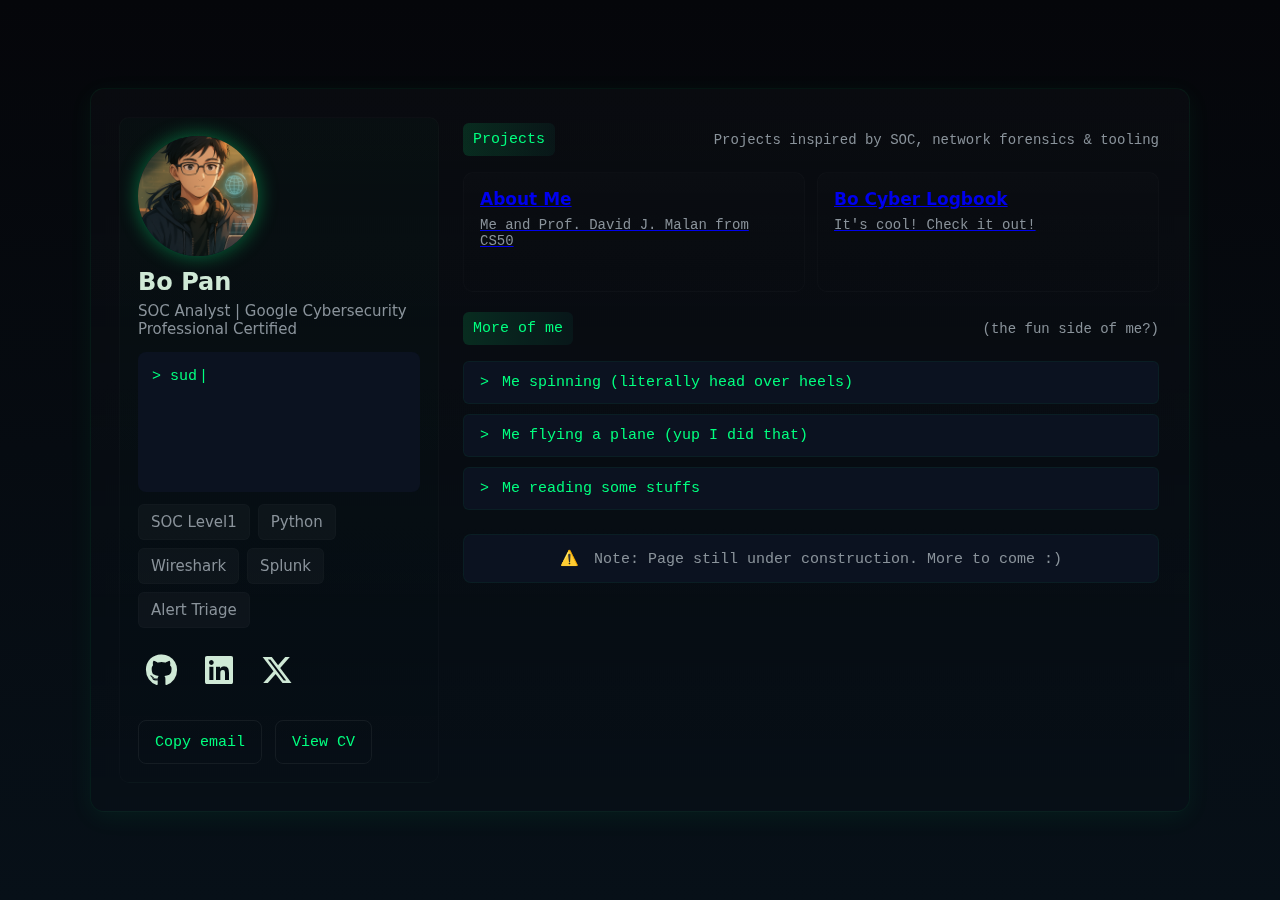
<file: index.html>
<!DOCTYPE html>
<html lang="en">
<head>
  <meta charset="UTF-8">
  <link rel="icon" href="/assets/cat.svg" type="image/svg">
  <meta name="viewport" content="width=device-width, initial-scale=1.0">
  <title>Bo Pan</title>
  <link rel="stylesheet" href="https://cdnjs.cloudflare.com/ajax/libs/font-awesome/6.5.1/css/all.min.css">
  <link rel="stylesheet" href="style.css">
</head>
<body>
  <div class="wrap">
    <div class="card">
      <aside class="left">
        <div class="avatar">
          <img src="/assets/me.png" alt="Bo Pan" id="avatarImg">
        </div>
        <h1>Bo Pan</h1>
        <div class="sub">SOC Analyst | Google Cybersecurity Professional Certified</div>

        <div class="term" id="typingTerminal"></div>

        <div class="skills" aria-label="skills">
          <div class="chip">SOC Level1</div>
          <div class="chip">Python</div>
          <div class="chip">Wireshark</div>
          <div class="chip">Splunk</div>
          <div class="chip">Alert Triage</div>
        </div>

        <div class="socials" aria-label="social links">
          <a href="https://github.com/BoPann" target="_blank" rel="noopener noreferrer">
            <i class="fa-brands fa-github"></i>
          </a>
          <a href="https://www.linkedin.com/in/bopann/" target="_blank" rel="noopener noreferrer">
            <i class="fa-brands fa-linkedin"></i>
          </a>
          <a href="https://x.com/hardcoding0" target="_blank" rel="noopener noreferrer" alt="X here">
            <i class="fa-brands fa-x-twitter"></i>
          </a>
        </div>

        <div style="margin-top: 14px;">
          <button class="btn" onclick="copyEmail()">Copy email</button>
          <button class="btn" onclick="downloadResume()">View CV</button>
        </div>
      </aside>

      <main class="right">
        <div class="header-row">
          <div class="neo">Projects</div>
          <div class="tagline">Projects inspired by SOC, network forensics & tooling</div>
        </div>

        <div class="grid" id="projects">

          <a class="proj" href="https://bopann.github.io/BoPann/index.html">
            <article>
              <h3>About Me</h3>
              <div class="tagline">Me and Prof. David J. Malan from CS50</div>
            </article>
          </a>

          <a class="proj" href="https://bopann.github.io/bo-cyber-logbook/">
            <article>
              <h3>Bo Cyber Logbook</h3>
              <div class="tagline">It's cool! Check it out!</div>
            </article>
          </a>

          <!-- <article class="proj" onclick="location.href='/contents/about-me.html'">
            <h3>Defensive</h3>
            <p>Placeholder description for project 1</p>
            <div class="tagline">Tech: Placeholder</div>
          </article> -->

          <!-- <article class="proj" onclick="location.href='/contents/about-me.html'">
            <h3>Offensive</h3>
            <p>Placeholder description for project 1</p>
            <div class="tagline">Tech: Placeholder</div>
          </article> -->



        </div>
        <!--/* Extra section for about-me.html */-->
        <div class="me-section">
          <div class="header-row">
            <div class="neo">More of me</div>
            <div class="tagline">(the fun side of me?)</div>
          </div>
          
          <!--/* me lists  */-->
          <ul class="me-list">
          <li>
            <a href="https://youtu.be/01GkPY8-ybk" target="_blank" rel="noopener noreferrer">
              Me spinning (literally head over heels)
            </a>
          </li>
          <li>
            <a href="https://youtu.be/3vazscSR1Gc" target="_blank" rel="noopener noreferrer">
              Me flying a plane (yup I did that)
            </a>
          </li>
          <li>
            <a href="https://bopann.github.io/boread-stuffs/" target="_blank" rel="noopener noreferrer">
              Me reading some stuffs
            </a>
          </li>   
          </ul>
        </div>

        <!-- <div class="terminal" role="status" aria-live="polite">
          &gt; last build: <span id="buildTime">—</span>
        </div> -->

        <div class="construction-note">
          Note: Page still under construction. More to come :)
          
          <!-- <div class="last-build" role="status" aria-live="polite">
            &gt; last build: <span id="buildTime">—</span>
          </div> -->

        </div>

      </main>
    </div>
  </div>

  <script src="script.js"></script>
  <script defer src='https://static.cloudflareinsights.com/beacon.min.js' 
  data-cf-beacon='{"token": "b779674ec4d44200aeb9d0d8fd19e8f6"}'></script>
</body>
</html>
</file>
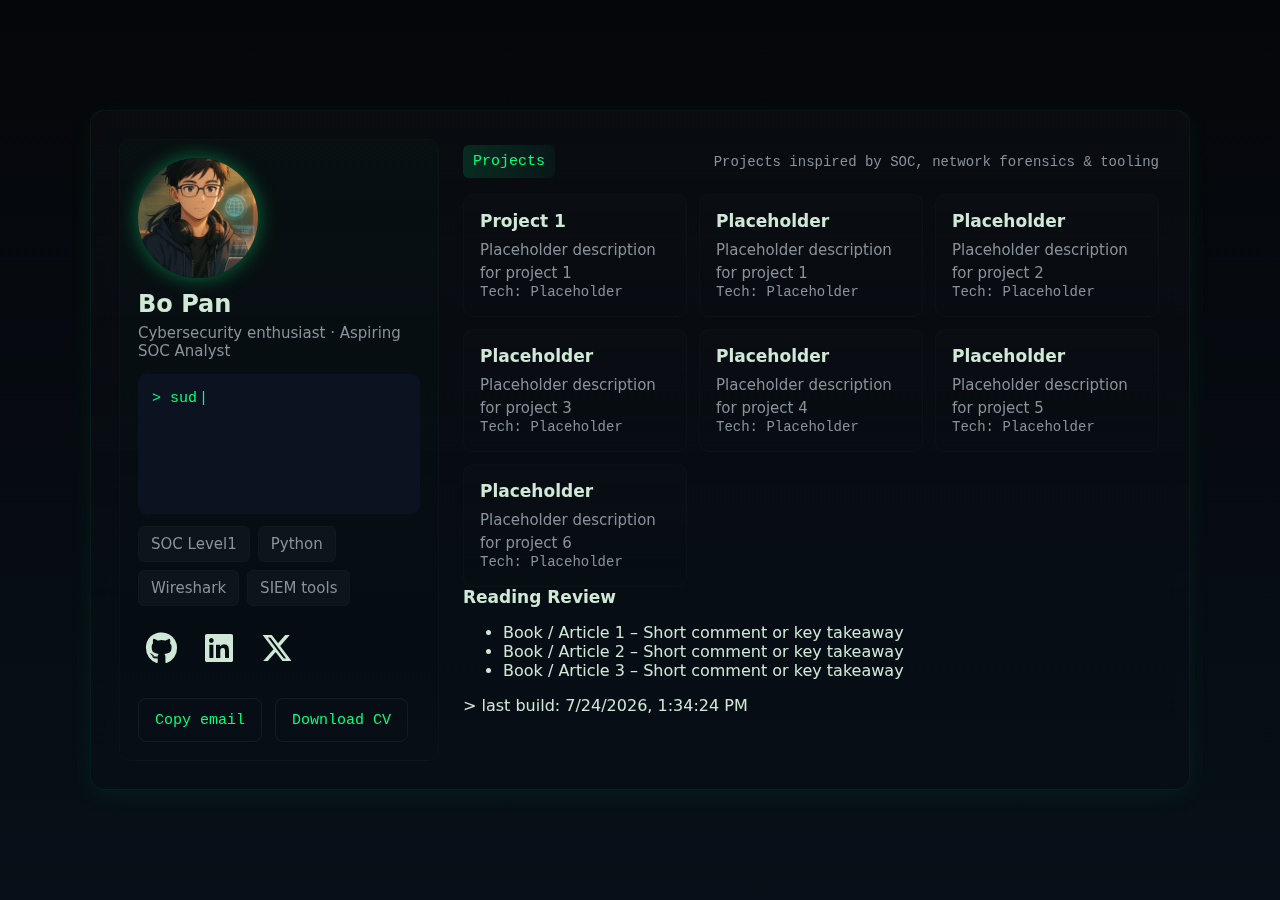
<file: portfolio_html.html>
<!DOCTYPE html>
<html lang="en">
<head>
  <meta charset="UTF-8">
  <link rel="icon" href="./assets/cat.svg" type="image/svg">
  <meta name="viewport" content="width=device-width, initial-scale=1.0">
  <title>Bo Pan - Cybersecurity Portfolio</title>
  <link rel="stylesheet" href="https://cdnjs.cloudflare.com/ajax/libs/font-awesome/6.4.0/css/all.min.css">
  <link rel="stylesheet" href="style.css">
</head>
<body>
  <div class="wrap">
    <div class="card">
      <aside class="left">
        <div class="avatar">
          <img src="./assets/me.png" alt="Bo Pan" id="avatarImg">
        </div>
        <h1>Bo Pan</h1>
        <div class="sub">Cybersecurity enthusiast · Aspiring SOC Analyst</div>

        <div class="term" id="typingTerminal"></div>

        <div class="skills" aria-label="skills">
          <div class="chip">SOC Level1</div>
          <div class="chip">Python</div>
          <div class="chip">Wireshark</div>
          <div class="chip">SIEM tools</div>
        </div>

        <div class="socials" aria-label="social links">
          <a href="https://github.com/BoPann" target="_blank" rel="noopener noreferrer">
            <i class="fa-brands fa-github"></i>
          </a>
          <a href="https://www.linkedin.com/in/bopann/" target="_blank" rel="noopener noreferrer">
            <i class="fa-brands fa-linkedin"></i>
          </a>
          <a href="https://x.com/hardcoding0" target="_blank" rel="noopener noreferrer">
            <i class="fa-brands fa-x-twitter"></i>
          </a>
        </div>

        <div style="margin-top: 14px;">
          <button class="btn" onclick="copyEmail()">Copy email</button>
          <button class="btn" onclick="downloadResume()">Download CV</button>
        </div>
      </aside>

      <main class="right">
        <div class="header-row">
          <div class="neo">Projects</div>
          <div class="tagline">Projects inspired by SOC, network forensics & tooling</div>
        </div>

        <div class="grid" id="projects">
          <article class="proj">
            <a href="testing.html">
              <h3>Project 1</h3>
              <p>Placeholder description for project 1</p>
              <div class="tagline">Tech: Placeholder</div>
            </a>
          </article>

          <article class="proj">
            <h3>Placeholder</h3>
            <p>Placeholder description for project 1</p>
            <div class="tagline">Tech: Placeholder</div>
          </article>
          <article class="proj">
            <h3>Placeholder</h3>
            <p>Placeholder description for project 2</p>
            <div class="tagline">Tech: Placeholder</div>
          </article>
          <article class="proj">
            <h3>Placeholder</h3>
            <p>Placeholder description for project 3</p>
            <div class="tagline">Tech: Placeholder</div>
          </article>
          <article class="proj">
            <h3>Placeholder</h3>
            <p>Placeholder description for project 4</p>
            <div class="tagline">Tech: Placeholder</div>
          </article>
          <article class="proj">
            <h3>Placeholder</h3>
            <p>Placeholder description for project 5</p>
            <div class="tagline">Tech: Placeholder</div>
          </article>
          <article class="proj">
            <h3>Placeholder</h3>
            <p>Placeholder description for project 6</p>
            <div class="tagline">Tech: Placeholder</div>
          </article>
        </div>

        <div class="reading-section">
          <h2>Reading Review</h2>
          <ul class="reading-list">
            <li>Book / Article 1 – Short comment or key takeaway</li>
            <li>Book / Article 2 – Short comment or key takeaway</li>
            <li>Book / Article 3 – Short comment or key takeaway</li>
          </ul>
        </div>

        <div class="terminal" role="status" aria-live="polite">
          &gt; last build: <span id="buildTime">—</span>
        </div>
      </main>
    </div>
  </div>

  <script src="script.js"></script>
</body>
</html>
</file>
<file: style.css>
/* ============================================
   CSS VARIABLES
   ============================================ */
:root {
  --bg: #05060a;
  --panel: #0b1220;
  --accent: #00ff7f;
  --muted: #8a939b;
  --glass: rgba(255, 255, 255, 0.03);
  --glow: 0 6px 24px rgba(0, 255, 127, 0.06);
  --mono: 'SFMono-Regular', ui-monospace, 'Roboto Mono', 'Courier New', monospace;
  
  /* Responsive font sizes */
  --text-base: 16px;
  --text-sm: 15px;
  --text-xs: 14px;
}

/* ============================================
   RESET & BASE STYLES
   ============================================ */
* {
  box-sizing: border-box;
}

html,
body {
  height: 100%;
  margin: 0;
  font-family: Inter, system-ui, -apple-system, Segoe UI, Roboto, Arial;
  color: #cfe9d6;
  background: linear-gradient(180deg, var(--bg), #071018);
  font-size: var(--text-base);
}

h1 {
  margin: 0;
  font-size: 24px;
}

/* ============================================
   LAYOUT CONTAINERS
   ============================================ */
.wrap {
  min-height: 100vh;
  display: flex;
  align-items: center;
  justify-content: center;
  padding: 48px;
}

.card {
  width: 100%;
  max-width: 1100px;
  background: linear-gradient(180deg, rgba(255, 255, 255, 0.02), transparent);
  border-radius: 14px;
  padding: 28px;
  display: grid;
  grid-template-columns: 320px 1fr;
  gap: 22px;
  box-shadow: var(--glow);
  backdrop-filter: blur(6px);
  border: 1px solid rgba(0, 255, 127, 0.06);
}

/* ============================================
   LEFT SIDEBAR
   ============================================ */
.left {
  padding: 18px;
  background: linear-gradient(180deg, rgba(0, 255, 127, 0.02), transparent);
  border-radius: 10px;
  border: 1px solid rgba(255, 255, 255, 0.02);
}

/* Avatar */
.avatar {
  width: 120px;
  height: 120px;
  border-radius: 50%;
  overflow: hidden;
  box-shadow: 0 0 20px #00ff7f66;
  display: flex;
  align-items: center;
  justify-content: center;
  margin-bottom: 12px;
  background: var(--panel);
}

.avatar img {
  width: 100%;
  height: 100%;
  object-fit: cover;
}

.avatar:hover {
  box-shadow: 0 0 30px #00ff7faa;
}

/* Subtitle */
.sub {
  color: var(--muted);
  font-size: var(--text-sm);
  margin-top: 6px;
}

/* ============================================
   TERMINAL / TYPING EFFECT
   ============================================ */
.term {
  margin-top: 14px;
  background: var(--panel);
  padding: 14px;
  border-radius: 8px;
  font-family: var(--mono);
  font-size: var(--text-sm);
  color: var(--accent);
  line-height: 1.5;
  min-height: 140px;
}

.cursor {
  animation: blink 1s step-start infinite;
  margin-left: 2px;
}

.last-build {
  margin-top: 16px;
  background: #020408;
  padding: 14px;
  border-radius: 8px;
  border: 1px solid rgba(0, 255, 127, 0.03);
  font-family: var(--mono);
  font-size: var(--text-sm);
  color: var(--accent);
}

/* ============================================
   SKILLS SECTION
   ============================================ */
.skills {
  display: flex;
  flex-wrap: wrap;
  gap: 8px;
  margin-top: 12px;
}

.chip {
  background: var(--glass);
  padding: 8px 12px;
  border-radius: 6px;
  font-size: var(--text-sm);
  color: var(--muted);
  border: 1px solid rgba(255, 255, 255, 0.02);
}

/* ============================================
   SOCIAL LINKS
   ============================================ */
.socials {
  display: flex;
  gap: 12px;
  margin-top: 16px;
}

.socials a {
  color: #cfe9d6;
  font-size: 32px;
  transition: opacity 0.2s ease, transform 0.2s ease;
  padding: 8px;
}

.socials a:hover {
  opacity: 0.7;
  transform: scale(1.1);
}

/* ============================================
   BUTTONS & CONTROLS
   ============================================ */
.btn {
  background: transparent;
  border: 1px solid rgba(255, 255, 255, 0.06);
  padding: 12px 16px;
  border-radius: 8px;
  color: var(--accent);
  cursor: pointer;
  font-family: var(--mono);
  font-size: var(--text-sm);
  margin-right: 8px;
  margin-top: 8px;
  min-height: 44px;
}

.btn:hover {
  background: rgba(0, 255, 127, 0.05);
}

/* ============================================
   RIGHT MAIN CONTENT
   ============================================ */
.right {
  padding: 6px 2px 2px 2px;
}

.header-row {
  display: flex;
  align-items: center;
  justify-content: space-between;
  margin-bottom: 16px;
}

.neo {
  background: linear-gradient(90deg, #00ff7f22, #00a88f11);
  padding: 8px 10px;
  border-radius: 6px;
  color: var(--accent);
  font-family: var(--mono);
  font-size: var(--text-sm);
}

.tagline {
  font-family: var(--mono);
  font-size: var(--text-xs);
  color: var(--muted);
}

/* ============================================
   PROJECTS GRID
   ============================================ */
.grid {
  display: grid;
  grid-template-columns: repeat(auto-fit, minmax(220px, 1fr));
  gap: 12px;
  margin-top: 12px;
}

.proj {
  background: linear-gradient(180deg, rgba(255, 255, 255, 0.01), transparent);
  padding: 16px;
  border-radius: 10px;
  border: 1px solid rgba(255, 255, 255, 0.02);
  min-height: 120px;
  position: relative;
  overflow: hidden;
  transition: transform 0.2s ease, box-shadow 0.2s ease;
}

.proj h3, .reading-section h2 {
  margin: 0 0 8px 0;
  font-size: 17px;
}

.proj p {
  margin: 0;
  color: var(--muted);
  font-size: var(--text-sm);
  line-height: 1.5;
}

.proj:hover {
  transform: translateY(-4px);
  box-shadow: 0 8px 24px rgba(0, 255, 127, 0.2);
  cursor: pointer;
}

.proj a {
  color: inherit;
  text-decoration: none;
  display: block;
}

.proj a:hover {
  color: var(--accent);
}

/* ============================================
   READING SECTION
   ============================================ */
.me-section {
  margin-top: 20px;
}

.me-section h2 {
  color: var(--accent);
  font-family: var(--mono);
  font-size: 18px;
  margin-bottom: 8px;
}

.me-list {
  list-style-type: none;
  padding: 0;
  margin: 0;
}

.me-list li {
  background: var(--panel);
  padding: 12px 16px;
  border-radius: 6px;
  margin-top: 10px;
  margin-bottom: 6px;
  border: 1px solid rgba(0, 255, 127, 0.05);
  font-size: var(--text-sm);
  cursor: pointer;
  transition: transform 0.2s ease, box-shadow 0.2s ease;
}

.me-list li:hover {
  transform: translateY(-4px);
  box-shadow: 0 8px 16px rgba(0, 255, 127, 0.15);
}

.me-list li a {
  color: var(--accent);
  text-decoration: none;
  font-family: var(--mono);
  display: block;
}

.me-list li a:hover {
  color: #39FF14;
}

.me-list li a::before {
  content: "> ";
  margin-right: 4px;
}

/* ============================================
   ANIMATIONS
   ============================================ */
@keyframes blink {
  0%, 50%, 100% {
    opacity: 1;
  }
  25%, 75% {
    opacity: 0;
  }
}

/* ============================================
   FOOTER NOTE
   ============================================ */
.construction-note {
  margin-top: 24px;
  padding: 14px;
  background: var(--panel);
  border-radius: 8px;
  border: 1px solid rgba(0, 255, 127, 0.05);
  font-family: var(--mono);
  font-size: var(--text-sm);
  color: var(--muted);
  text-align: center;
}

.construction-note::before {
  content: "⚠️ ";
  margin-right: 6px;
}

/* ============================================
   RESPONSIVE DESIGN - MOBILE FIRST!
   ============================================ */
@media (max-width: 768px) {
  :root {
    --text-base: 17px;
    --text-sm: 16px;
    --text-xs: 15px;
  }

  .wrap {
    padding: 20px;
  }

  .card {
    grid-template-columns: 1fr;
    padding: 24px;
    gap: 24px;
  }

  .left {
    padding: 24px;
    text-align: center;
  }

  .avatar {
    margin: 0 auto 16px;
    width: 130px;
    height: 130px;
  }

  h1 {
    font-size: 26px;
  }

  .term {
    text-align: left;
    padding: 16px;
  }

  .skills {
    justify-content: center;
  }

  .socials {
    justify-content: center;
    gap: 16px;
  }

  .socials a {
    font-size: 36px;
  }

  .header-row {
    flex-direction: column;
    align-items: flex-start;
    gap: 12px;
  }

  .grid {
    grid-template-columns: 1fr;
    gap: 16px;
  }

  .btn {
    width: 100%;
    margin-right: 0;
    margin-bottom: 12px;
    padding: 16px;
    font-size: 16px;
  }

  .proj {
    padding: 20px;
  }

  .proj h3 {
    font-size: 19px;
  }

  .me-section h2 {
    font-size: 20px;
  }

  .me-list li {
    padding: 16px 20px;
  }
}

@media (max-width: 360px) {
  .wrap {
    padding: 16px;
  }

  .card {
    padding: 20px;
  }

  .avatar {
    width: 110px;
    height: 110px;
  }

  h1 {
    font-size: 24px;
  }
}
</file>
